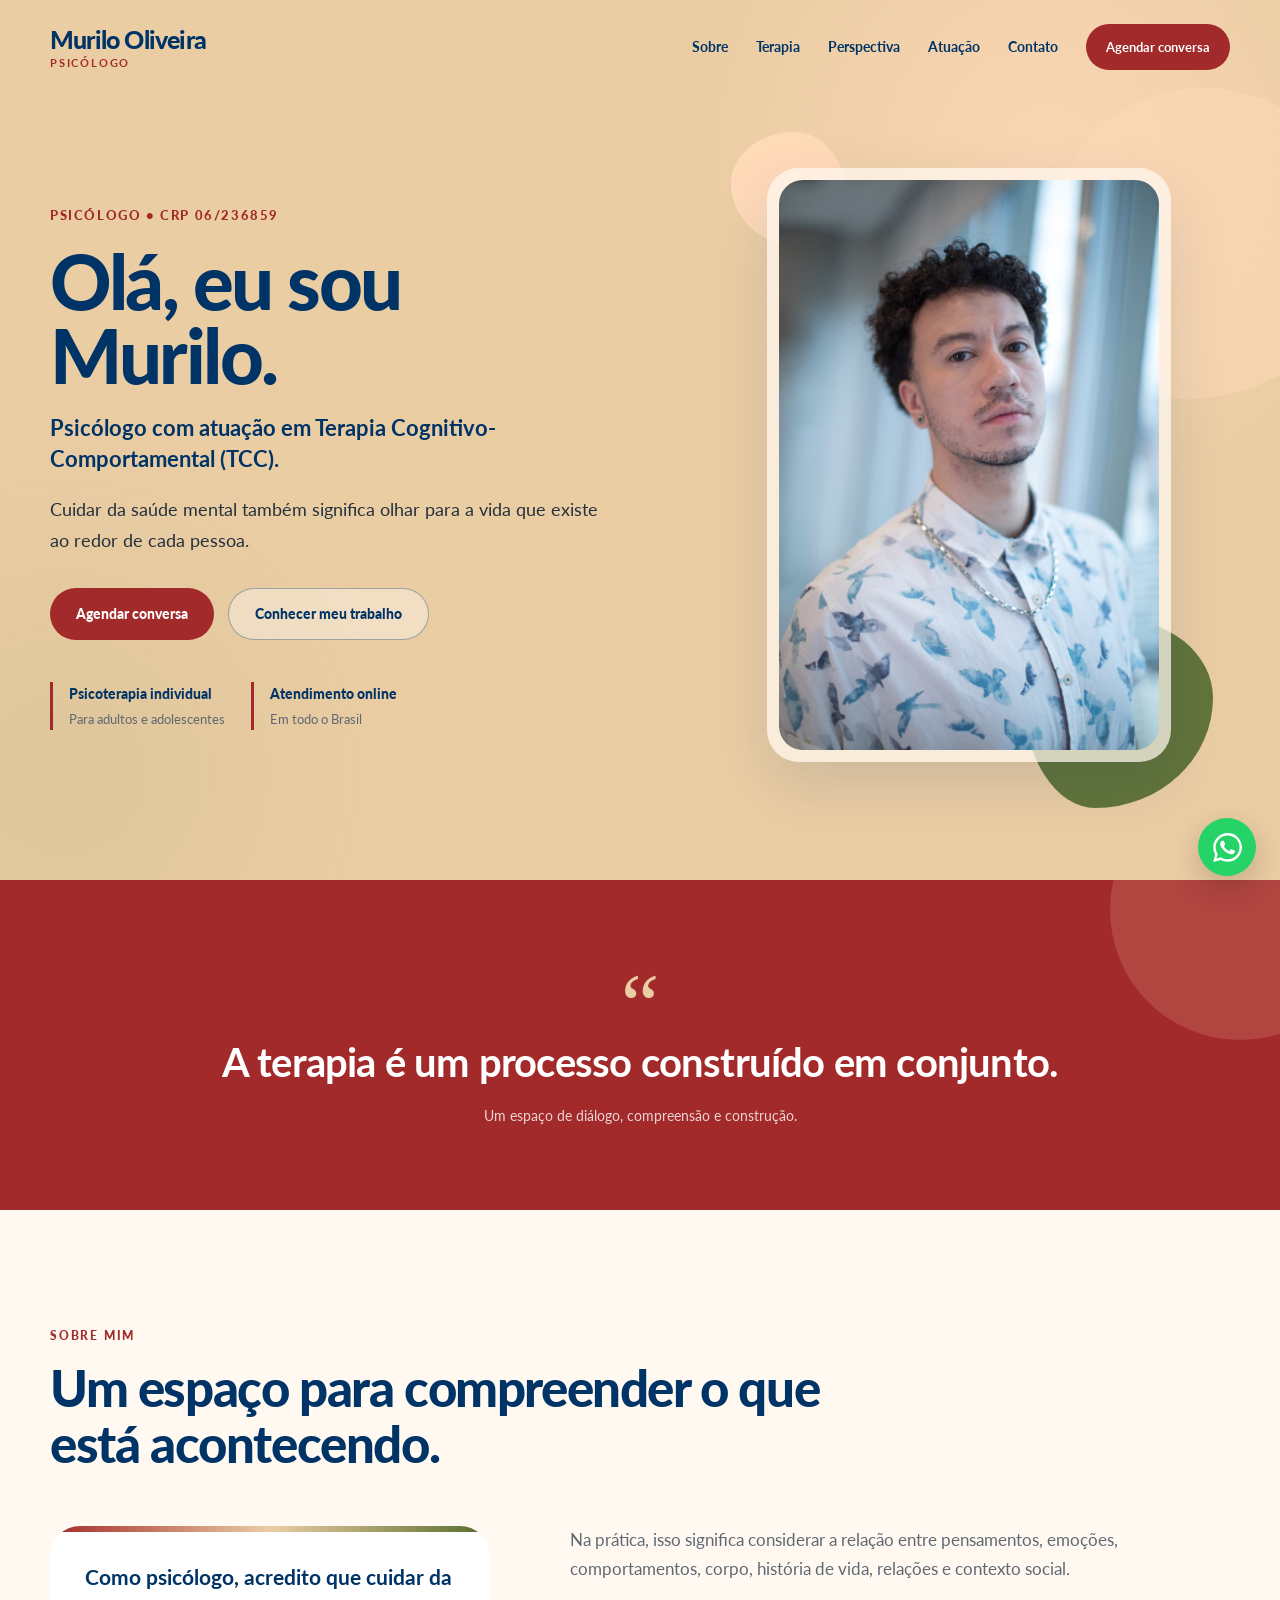
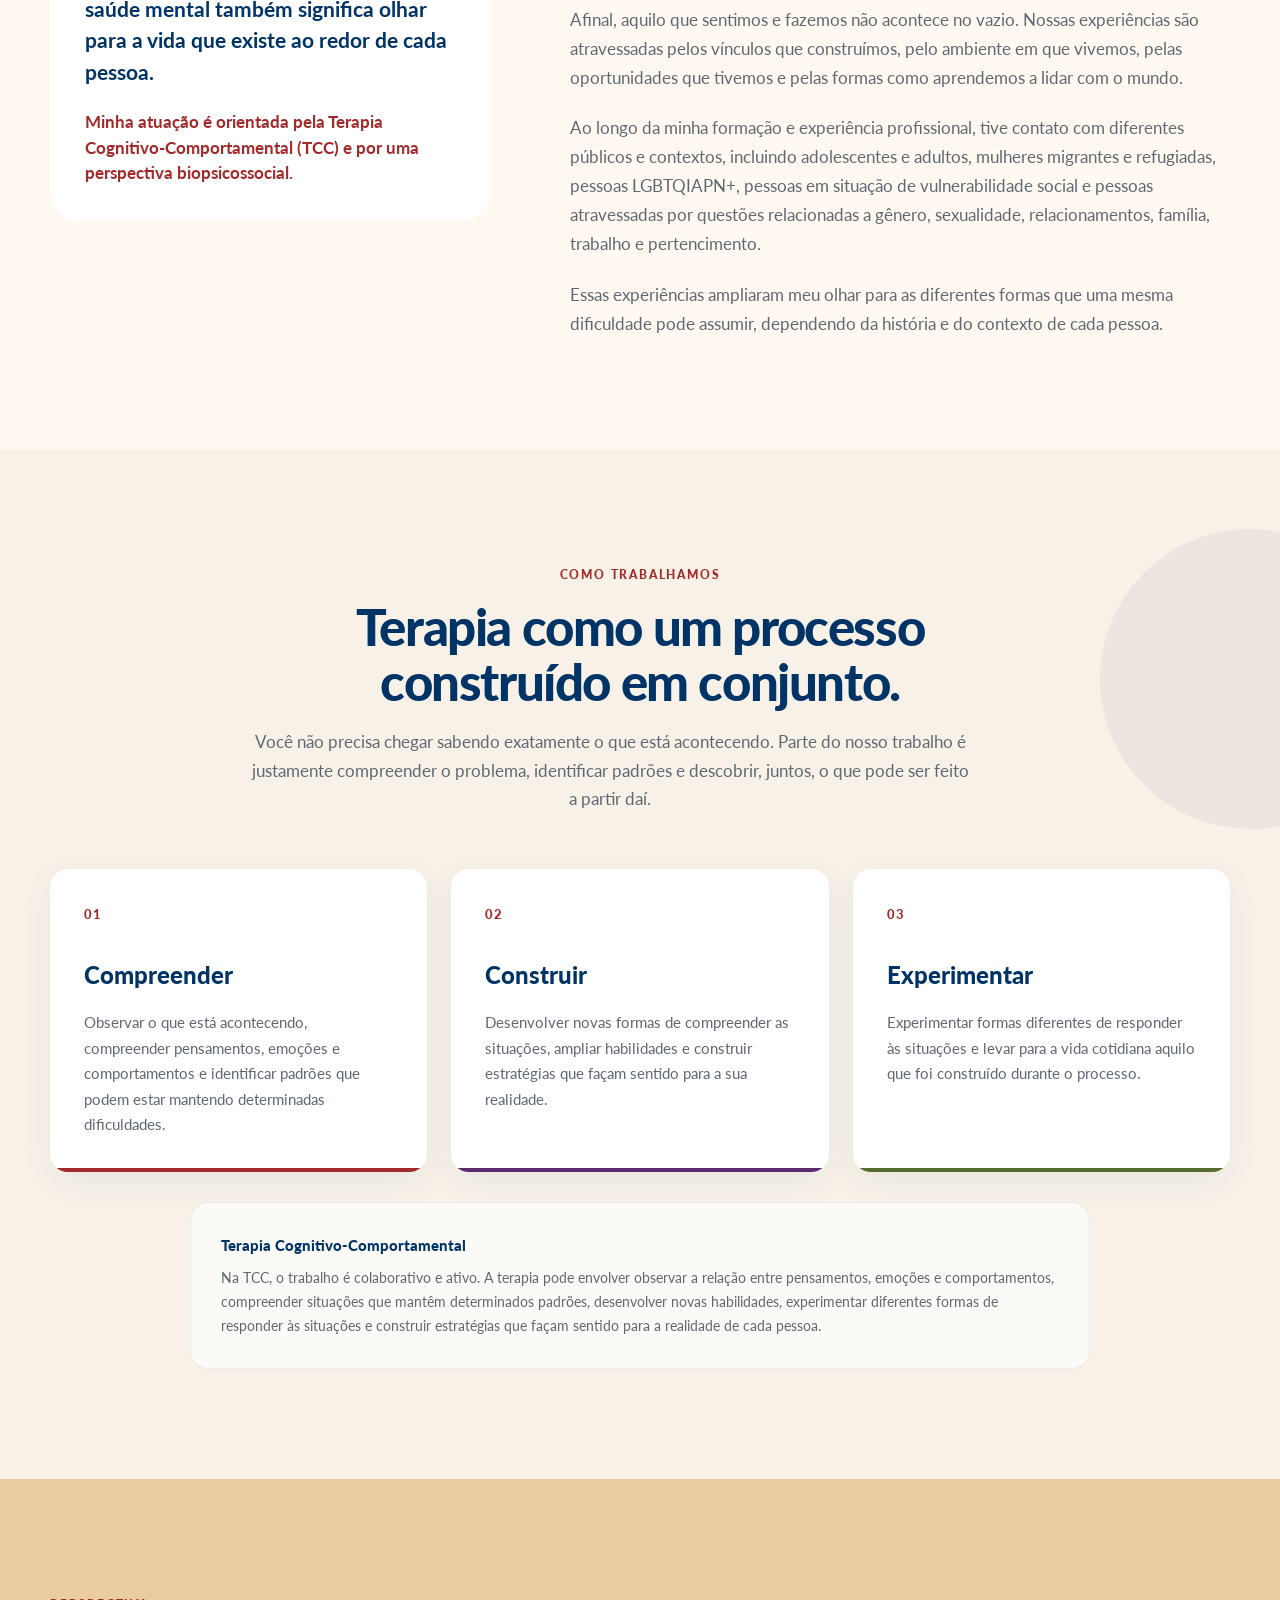
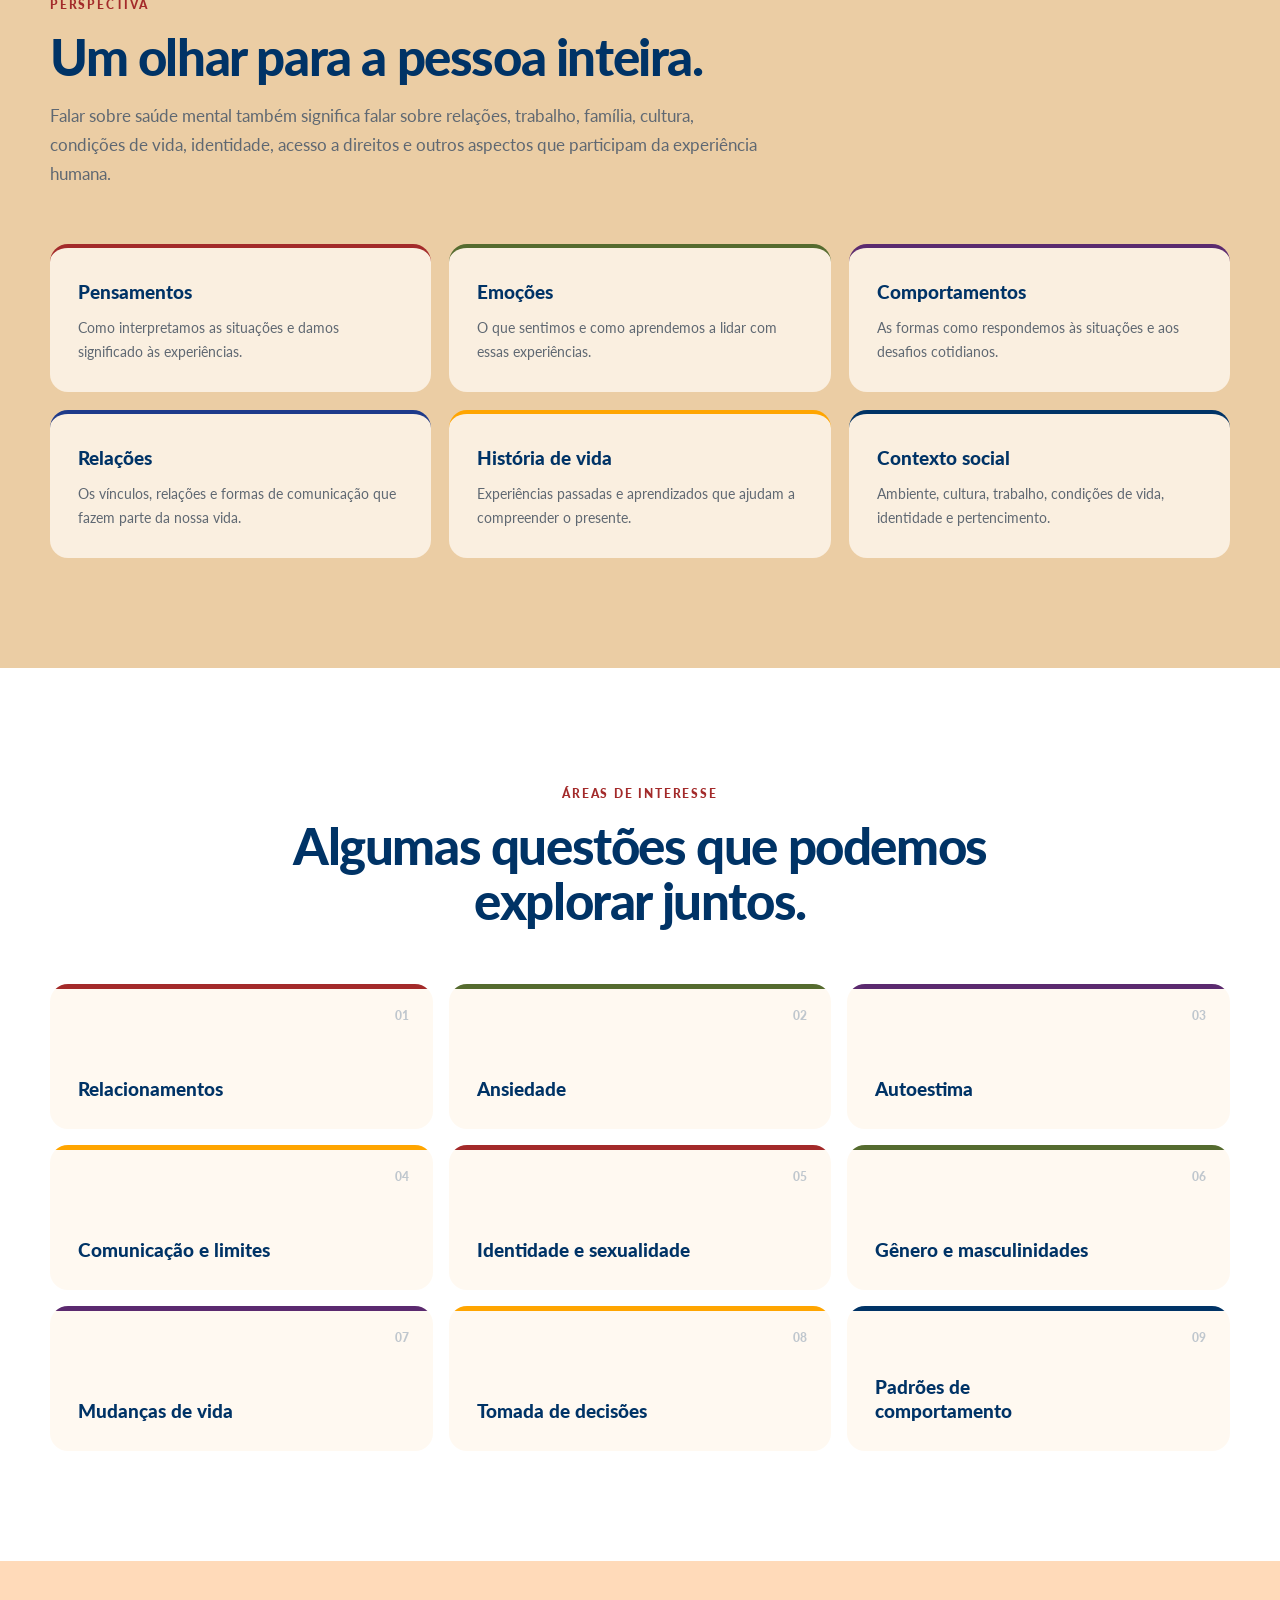
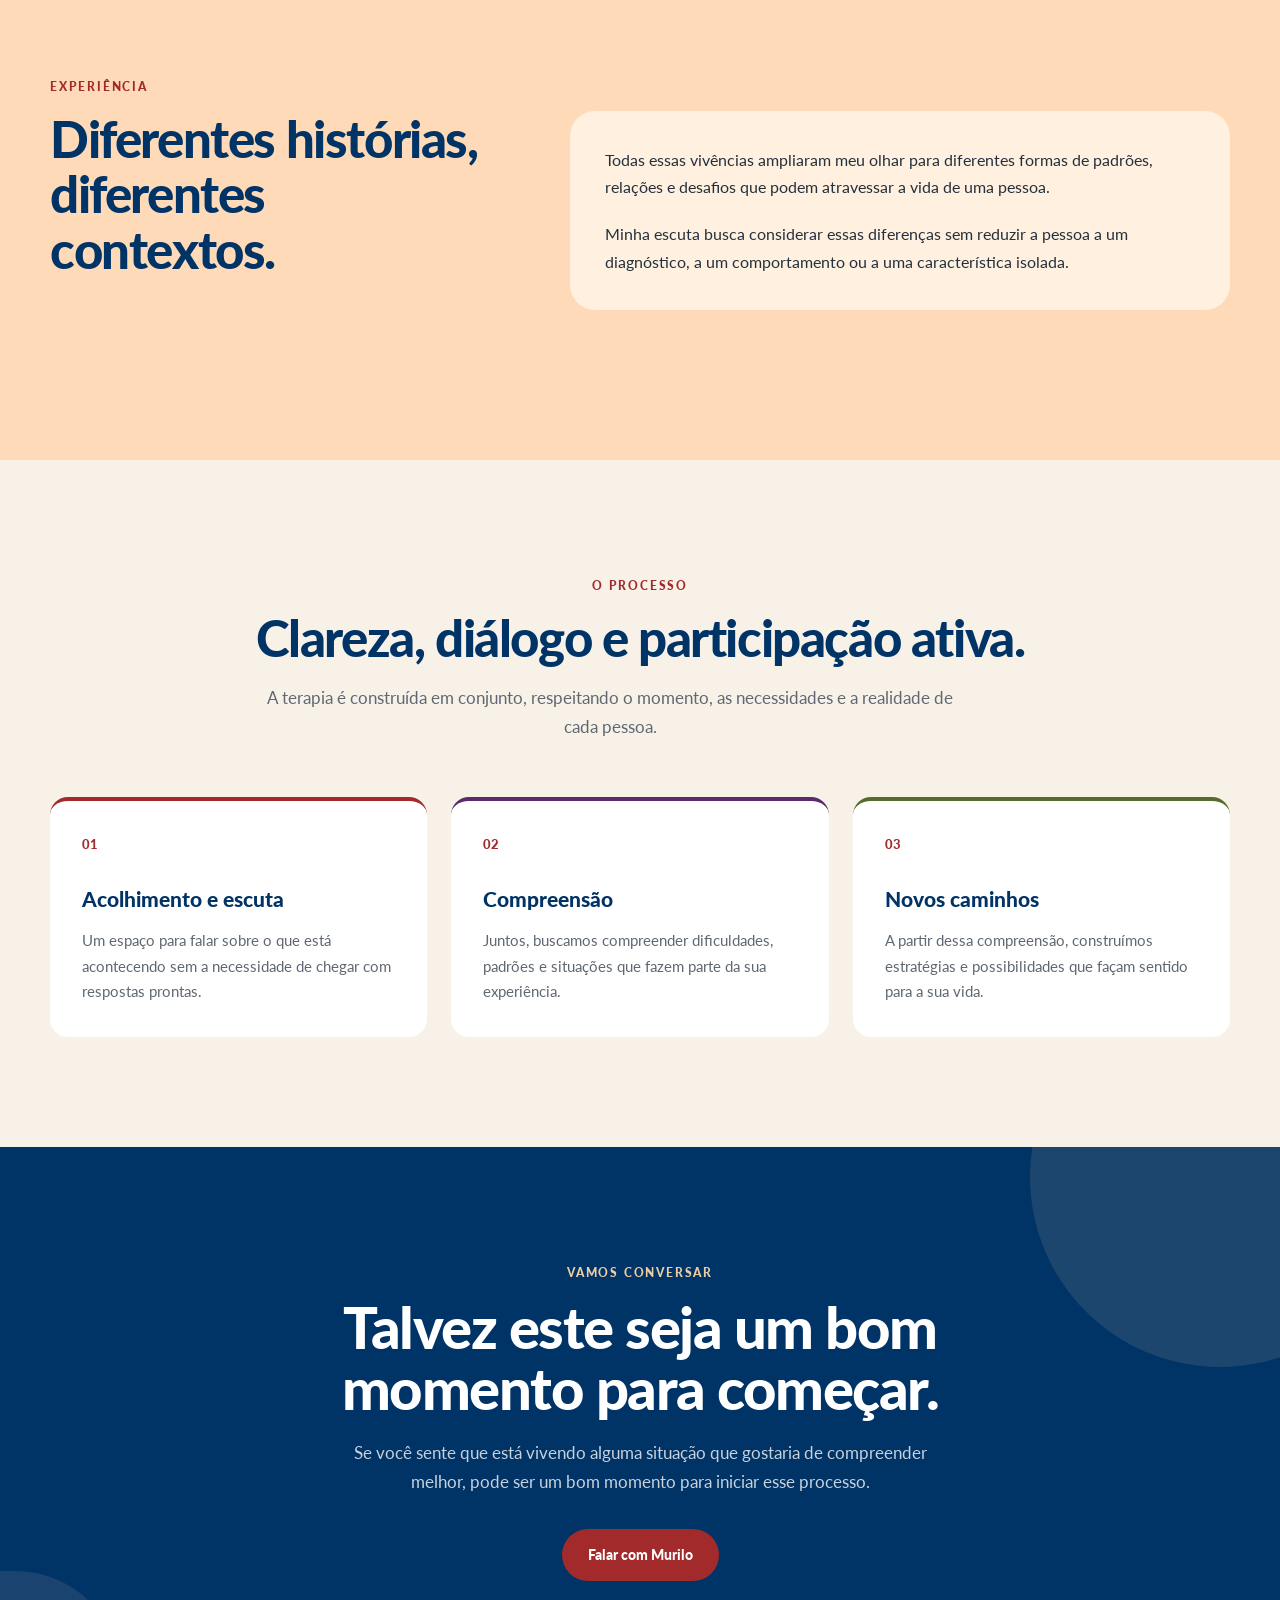
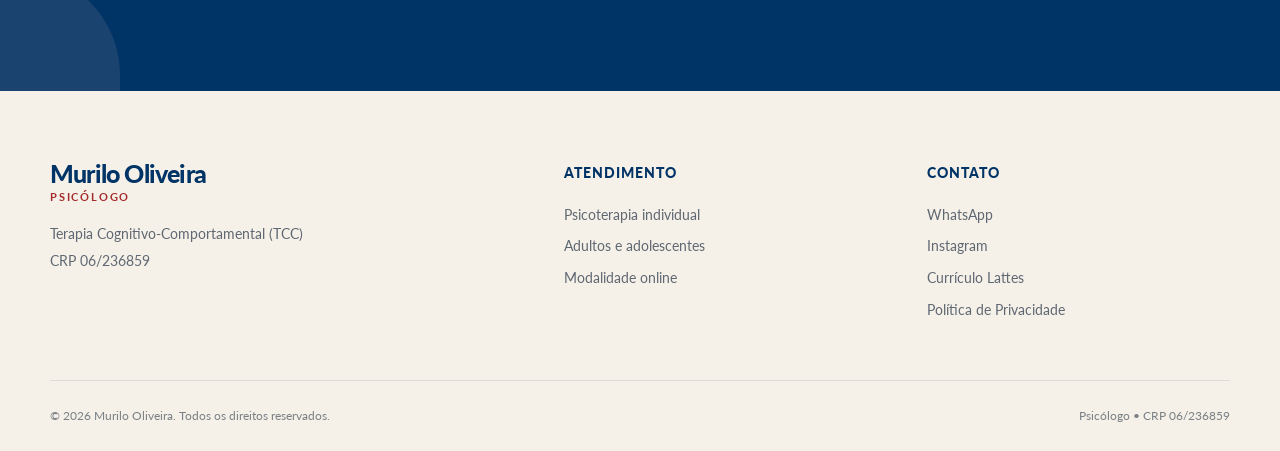
<file: index.html>
<!DOCTYPE html>
<html lang="pt-BR">
<head>

    <!-- Google tag (gtag.js) -->
    <script async src="https://www.googletagmanager.com/gtag/js?id=AW-18479474032"></script>

    <script>
        window.dataLayer = window.dataLayer || [];

        function gtag() {
            dataLayer.push(arguments);
        }

        gtag("js", new Date());

        gtag("config", "AW-18479474032");
    </script>


    <!-- SEO -->
    <meta charset="UTF-8">

    <meta
        name="viewport"
        content="width=device-width, initial-scale=1.0"
    >

    <title>
        Murilo Oliveira | Psicólogo TCC | Psicoterapia Online
    </title>

    <meta
        name="description"
        content="Murilo Oliveira, psicólogo com atuação em Terapia Cognitivo-Comportamental (TCC). Psicoterapia online para adultos e adolescentes."
    >

    <meta
        name="robots"
        content="index, follow"
    >

    <link
        rel="canonical"
        href="https://www.psicologomurilo.com.br/"
    >

    <meta
        name="theme-color"
        content="#003366"
    >


    <!-- Open Graph -->
    <meta
        property="og:type"
        content="website"
    >

    <meta
        property="og:title"
        content="Murilo Oliveira | Psicólogo TCC"
    >

    <meta
        property="og:description"
        content="Psicoterapia online para adultos e adolescentes, com atuação em Terapia Cognitivo-Comportamental."
    >

    <meta
        property="og:url"
        content="https://www.psicologomurilo.com.br/"
    >

    <meta
        property="og:site_name"
        content="Murilo Oliveira | Psicólogo"
    >

    <meta
        property="og:locale"
        content="pt_BR"
    >

    <meta
        property="og:image"
        content="https://www.psicologomurilo.com.br/murilo-psicologo.jpeg"
    >


    <!-- Twitter / X -->
    <meta
        name="twitter:card"
        content="summary_large_image"
    >

    <meta
        name="twitter:title"
        content="Murilo Oliveira | Psicólogo TCC"
    >

    <meta
        name="twitter:description"
        content="Psicoterapia online para adultos e adolescentes, com atuação em Terapia Cognitivo-Comportamental."
    >

    <meta
        name="twitter:image"
        content="https://www.psicologomurilo.com.br/murilo-psicologo.jpeg"
    >


    <!-- Dados estruturados -->
    <script type="application/ld+json">
    {
        "@context": "https://schema.org",
        "@type": "Person",
        "name": "Murilo Oliveira",
        "jobTitle": "Psicólogo",
        "description": "Psicólogo com atuação em Terapia Cognitivo-Comportamental (TCC), com atendimento de adultos e adolescentes.",
        "image": "https://www.psicologomurilo.com.br/murilo-psicologo.jpeg",
        "url": "https://www.psicologomurilo.com.br/",
        "sameAs": [
            "https://lattes.cnpq.br/4631771661580720",
            "https://www.instagram.com/psicomurillo.c.oliveira/"
        ]
    }
    </script>


    <!-- Fontes -->
    <link rel="preconnect" href="https://fonts.googleapis.com">

    <link
        rel="preconnect"
        href="https://fonts.gstatic.com"
        crossorigin
    >

    <link
        href="https://fonts.googleapis.com/css2?family=Lato:wght@300;400;700;900&display=swap"
        rel="stylesheet"
    >


    <!-- CSS -->
    <link rel="stylesheet" href="estilo.css">

</head>

<body>

<header class="header">
    <div class="container header-content">

        <a href="#inicio" class="logo" aria-label="Murilo Oliveira - início">
            <span>Murilo Oliveira</span>
            <small>Psicólogo</small>
        </a>

        <nav class="nav" aria-label="Navegação principal">

            <a href="#sobre">Sobre</a>

            <a href="#terapia">Terapia</a>

            <a href="#perspectiva">Perspectiva</a>

            <a href="#atuacao">Atuação</a>

            <a href="#contato">Contato</a>

            <a
                href="https://wa.me/5511911927565?text=Ol%C3%A1%2C%20Murilo.%20Gostaria%20de%20saber%20mais%20sobre%20a%20psicoterapia."
                class="nav-cta"
                target="_blank"
                rel="noopener noreferrer"
            >
                Agendar conversa
            </a>

        </nav>

    </div>
</header>


<main>


<!-- HERO -->
<section class="hero" id="inicio">

    <div class="container hero-grid">

        <div class="hero-content">

            <span class="eyebrow">
                Psicólogo • CRP 06/236859
            </span>

            <h1>
                Olá, eu sou Murilo.
            </h1>

            <p class="hero-subtitle">
                Psicólogo com atuação em Terapia Cognitivo-Comportamental (TCC).
            </p>

            <p class="hero-text">
                Cuidar da saúde mental também significa olhar para a vida que existe ao redor de cada pessoa.
            </p>

            <div class="hero-actions">

                <a
                    href="https://wa.me/5511911927565?text=Ol%C3%A1%2C%20Murilo.%20Gostaria%20de%20saber%20mais%20sobre%20a%20psicoterapia."
                    class="btn btn-primary"
                    target="_blank"
                    rel="noopener noreferrer"
                >
                    Agendar conversa
                </a>

                <a
                    href="#sobre"
                    class="btn btn-secondary"
                >
                    Conhecer meu trabalho
                </a>

            </div>

            <div class="hero-info">

                <div>
                    <strong>Psicoterapia individual</strong>
                    <span>Para adultos e adolescentes</span>
                </div>

                <div>
                    <strong>Atendimento online</strong>
                    <span>Em todo o Brasil</span>
                </div>

            </div>

        </div>


        <div class="hero-image">

            <div class="image-wrapper">

                <div class="organic-shape organic-shape-back"></div>

                <div class="organic-shape organic-shape-front"></div>

                <div class="image-frame">

                    <img
                        src="murilo-psicologo.jpeg"
                        alt="Murilo Oliveira, psicólogo com atuação em Terapia Cognitivo-Comportamental"
                    >

                </div>

            </div>

        </div>

    </div>

</section>


<!-- FRASE -->
<section class="quote-section">

    <div class="container">

        <div class="quote-inner">

            <div
                class="quote-mark"
                aria-hidden="true"
            >
                “
            </div>

            <blockquote>
                A terapia é um processo construído em conjunto.
            </blockquote>

            <cite>
                Um espaço de diálogo, compreensão e construção.
            </cite>

        </div>

    </div>

</section>


<!-- SOBRE -->
<section
    class="section about-section"
    id="sobre"
>

    <div class="container">

        <div class="section-heading">

            <span class="section-label">
                Sobre mim
            </span>

            <h2>
                Um espaço para compreender o que está acontecendo.
            </h2>

        </div>


        <div class="about-content">

            <div class="about-intro">

                <p>
                    Como psicólogo, acredito que cuidar da saúde mental também significa olhar para a vida que existe ao redor de cada pessoa.
                </p>

                <p>
                    Minha atuação é orientada pela Terapia Cognitivo-Comportamental (TCC) e por uma perspectiva biopsicossocial.
                </p>

            </div>


            <div class="about-text">

                <p>
                    Na prática, isso significa considerar a relação entre pensamentos, emoções, comportamentos, corpo, história de vida, relações e contexto social.
                </p>

                <p>
                    Afinal, aquilo que sentimos e fazemos não acontece no vazio. Nossas experiências são atravessadas pelos vínculos que construímos, pelo ambiente em que vivemos, pelas oportunidades que tivemos e pelas formas como aprendemos a lidar com o mundo.
                </p>

                <p>
                    Ao longo da minha formação e experiência profissional, tive contato com diferentes públicos e contextos, incluindo adolescentes e adultos, mulheres migrantes e refugiadas, pessoas LGBTQIAPN+, pessoas em situação de vulnerabilidade social e pessoas atravessadas por questões relacionadas a gênero, sexualidade, relacionamentos, família, trabalho e pertencimento.
                </p>

                <p>
                    Essas experiências ampliaram meu olhar para as diferentes formas que uma mesma dificuldade pode assumir, dependendo da história e do contexto de cada pessoa.
                </p>

            </div>

        </div>

    </div>

</section>


<!-- TERAPIA -->
<section
    class="section therapy-section"
    id="terapia"
>

    <div class="container">

        <div class="section-heading centered">

            <span class="section-label">
                Como trabalhamos
            </span>

            <h2>
                Terapia como um processo construído em conjunto.
            </h2>

            <p>
                Você não precisa chegar sabendo exatamente o que está acontecendo. Parte do nosso trabalho é justamente compreender o problema, identificar padrões e descobrir, juntos, o que pode ser feito a partir daí.
            </p>

        </div>


        <div class="cards-grid">

            <article class="card">

                <span class="card-number">
                    01
                </span>

                <h3>
                    Compreender
                </h3>

                <p>
                    Observar o que está acontecendo, compreender pensamentos, emoções e comportamentos e identificar padrões que podem estar mantendo determinadas dificuldades.
                </p>

            </article>


            <article class="card">

                <span class="card-number">
                    02
                </span>

                <h3>
                    Construir
                </h3>

                <p>
                    Desenvolver novas formas de compreender as situações, ampliar habilidades e construir estratégias que façam sentido para a sua realidade.
                </p>

            </article>


            <article class="card">

                <span class="card-number">
                    03
                </span>

                <h3>
                    Experimentar
                </h3>

                <p>
                    Experimentar formas diferentes de responder às situações e levar para a vida cotidiana aquilo que foi construído durante o processo.
                </p>

            </article>

        </div>


        <div class="therapy-note">

            <strong>
                Terapia Cognitivo-Comportamental
            </strong>

            <p>
                Na TCC, o trabalho é colaborativo e ativo. A terapia pode envolver observar a relação entre pensamentos, emoções e comportamentos, compreender situações que mantêm determinados padrões, desenvolver novas habilidades, experimentar diferentes formas de responder às situações e construir estratégias que façam sentido para a realidade de cada pessoa.
            </p>

        </div>

    </div>

</section>


<!-- PERSPECTIVA -->
<section
    class="section perspective-section"
    id="perspectiva"
>

    <div class="container">

        <div class="section-heading">

            <span class="section-label">
                Perspectiva
            </span>

            <h2>
                Um olhar para a pessoa inteira.
            </h2>

            <p>
                Falar sobre saúde mental também significa falar sobre relações, trabalho, família, cultura, condições de vida, identidade, acesso a direitos e outros aspectos que participam da experiência humana.
            </p>

        </div>


        <div class="perspective-grid">

            <div class="perspective-item">

                <h3>
                    Pensamentos
                </h3>

                <p>
                    Como interpretamos as situações e damos significado às experiências.
                </p>

            </div>


            <div class="perspective-item">

                <h3>
                    Emoções
                </h3>

                <p>
                    O que sentimos e como aprendemos a lidar com essas experiências.
                </p>

            </div>


            <div class="perspective-item">

                <h3>
                    Comportamentos
                </h3>

                <p>
                    As formas como respondemos às situações e aos desafios cotidianos.
                </p>

            </div>


            <div class="perspective-item">

                <h3>
                    Relações
                </h3>

                <p>
                    Os vínculos, relações e formas de comunicação que fazem parte da nossa vida.
                </p>

            </div>


            <div class="perspective-item">

                <h3>
                    História de vida
                </h3>

                <p>
                    Experiências passadas e aprendizados que ajudam a compreender o presente.
                </p>

            </div>


            <div class="perspective-item">

                <h3>
                    Contexto social
                </h3>

                <p>
                    Ambiente, cultura, trabalho, condições de vida, identidade e pertencimento.
                </p>

            </div>

        </div>

    </div>

</section>


<!-- ATUAÇÃO -->
<section
    class="section areas-section"
    id="atuacao"
>

    <div class="container">

        <div class="section-heading centered">

            <span class="section-label">
                Áreas de interesse
            </span>

            <h2>
                Algumas questões que podemos explorar juntos.
            </h2>

        </div>


        <div class="areas-grid">

            <div class="area-item">
                <span>01</span>
                <h3>Relacionamentos</h3>
            </div>

            <div class="area-item">
                <span>02</span>
                <h3>Ansiedade</h3>
            </div>

            <div class="area-item">
                <span>03</span>
                <h3>Autoestima</h3>
            </div>

            <div class="area-item">
                <span>04</span>
                <h3>Comunicação e limites</h3>
            </div>

            <div class="area-item">
                <span>05</span>
                <h3>Identidade e sexualidade</h3>
            </div>

            <div class="area-item">
                <span>06</span>
                <h3>Gênero e masculinidades</h3>
            </div>

            <div class="area-item">
                <span>07</span>
                <h3>Mudanças de vida</h3>
            </div>

            <div class="area-item">
                <span>08</span>
                <h3>Tomada de decisões</h3>
            </div>

            <div class="area-item">
                <span>09</span>
                <h3>Padrões de comportamento</h3>
            </div>

        </div>

    </div>

</section>


<!-- EXPERIÊNCIA -->
<section class="section experience-section">

    <div class="container experience-grid">

        <div class="section-heading">

            <span class="section-label">
                Experiência
            </span>

            <h2>
                Diferentes histórias, diferentes contextos.
            </h2>

        </div>


        <div class="experience-content">

            <p>
                Todas essas vivências ampliaram meu olhar para diferentes formas de padrões,
                relações e desafios que podem atravessar a vida de uma pessoa.
            </p>

            <p>
                Minha escuta busca considerar essas diferenças sem reduzir a pessoa a um diagnóstico, a um comportamento ou a uma característica isolada.
            </p>

        </div>

    </div>

</section>


<!-- PROCESSO -->
<section class="section process-section">

    <div class="container">

        <div class="section-heading centered">

            <span class="section-label">
                O processo
            </span>

            <h2>
                Clareza, diálogo e participação ativa.
            </h2>

            <p>
                A terapia é construída em conjunto, respeitando o momento, as necessidades e a realidade de cada pessoa.
            </p>

        </div>


        <div class="process-grid">

            <div class="process-item">

                <span class="process-number">
                    01
                </span>

                <h3>
                    Acolhimento e escuta
                </h3>

                <p>
                    Um espaço para falar sobre o que está acontecendo sem a necessidade de chegar com respostas prontas.
                </p>

            </div>


            <div class="process-item">

                <span class="process-number">
                    02
                </span>

                <h3>
                    Compreensão
                </h3>

                <p>
                    Juntos, buscamos compreender dificuldades, padrões e situações que fazem parte da sua experiência.
                </p>

            </div>


            <div class="process-item">

                <span class="process-number">
                    03
                </span>

                <h3>
                    Novos caminhos
                </h3>

                <p>
                    A partir dessa compreensão, construímos estratégias e possibilidades que façam sentido para a sua vida.
                </p>

            </div>

        </div>

    </div>

</section>


<!-- CTA -->
<section
    class="cta-section"
    id="contato"
>

    <div class="container">

        <div class="cta-content">

            <span class="section-label">
                Vamos conversar
            </span>

            <h2>
                Talvez este seja um bom momento para começar.
            </h2>

            <p>
                Se você sente que está vivendo alguma situação que gostaria de compreender melhor, pode ser um bom momento para iniciar esse processo.
            </p>

            <a
                href="https://wa.me/5511911927565?text=Ol%C3%A1%2C%20Murilo.%20Gostaria%20de%20saber%20mais%20sobre%20a%20psicoterapia."
                class="btn btn-light"
                target="_blank"
                rel="noopener noreferrer"
            >
                Falar com Murilo
            </a>

        </div>

    </div>

</section>

</main>


<!-- FOOTER -->
<footer class="footer">

    <div class="container footer-content">

        <div class="footer-brand">

            <a
                href="#inicio"
                class="logo footer-logo"
                aria-label="Voltar ao início"
            >
                <span>Murilo Oliveira</span>
                <small>Psicólogo</small>
            </a>

            <p>
                Terapia Cognitivo-Comportamental (TCC)
            </p>

            <p>
                CRP 06/236859
            </p>

        </div>


        <div class="footer-column">

            <h3>
                Atendimento
            </h3>

            <p>
                Psicoterapia individual
            </p>

            <p>
                Adultos e adolescentes
            </p>

            <p>
                Modalidade online
            </p>

        </div>


        <div class="footer-column">

            <h3>
                Contato
            </h3>

            <a
                href="https://wa.me/5511911927565?text=Ol%C3%A1%2C%20Murilo.%20Gostaria%20de%20saber%20mais%20sobre%20a%20psicoterapia."
                target="_blank"
                rel="noopener noreferrer"
            >
                WhatsApp
            </a>

            <a
                href="https://www.instagram.com/psicomurillo.c.oliveira/"
                target="_blank"
                rel="noopener noreferrer"
            >
                Instagram
            </a>

            <a
                href="https://lattes.cnpq.br/4631771661580720"
                target="_blank"
                rel="noopener noreferrer"
            >
                Currículo Lattes
           <a
                href="politica-de-privacidade.html"
            >
                Política de Privacidade
            </a>
        </div>

    </div>


    <div class="container footer-bottom">

        <p>
            © 2026 Murilo Oliveira. Todos os direitos reservados.
        </p>

        <p>
            Psicólogo • CRP 06/236859
        </p>

    </div>

</footer>


<!-- WHATSAPP -->
<a
    href="https://wa.me/5511911927565?text=Ol%C3%A1%2C%20Murilo.%20Gostaria%20de%20saber%20mais%20sobre%20a%20psicoterapia."
    class="whatsapp-float"
    target="_blank"
    rel="noopener noreferrer"
    aria-label="Falar com Murilo pelo WhatsApp"
>

    <svg
        viewBox="0 0 24 24"
        aria-hidden="true"
    >

        <path d="M20.52 3.48A11.86 11.86 0 0 0 12.08 0C5.54.22.22 5.32.22 11.86c0 2.09.55 4.13 1.59 5.93L.12 24l6.35-1.66a11.84 11.84 0 0 0 5.61 1.42h.01c6.53 0 11.85-5.32 11.85-11.86 0-3.17-1.23-6.15-3.42-8.42ZM12.09 21.76h-.01a9.87 9.87 0 0 1-5.03-1.38l-.36-.21-3.77.99 1.01-3.67-.23-.38a9.88 9.88 0 1 1 8.39 4.65Zm5.42-7.4c-.3-.15-1.77-.87-2.05-.97-.27-.1-.47-.15-.67.15-.2.3-.77.97-.95 1.17-.17.2-.35.22-.65.07-.3-.15-1.26-.46-2.4-1.48-.89-.79-1.49-1.77-1.66-2.07-.17-.3-.02-.46.13-.61.14-.14.3-.35.45-.52.15-.17.2-.3.3-.5.1-.2.05-.37-.02-.52-.07-.15-.67-1.62-.92-2.22-.24-.58-.49-.5-.67-.51h-.57c-.2 0-.52.07-.8.37-.27.3-1.04 1.02-1.04 2.49s1.07 2.89 1.22 3.09c.15.2 2.1 3.2 5.09 4.49.71.31 1.26.5 1.69.64.71.23 1.35.2 1.86.12.57-.09 1.77-.72 2.02-1.42.25-.7.25-1.3.17-1.42-.07-.12-.27-.2-.57-.35Z"/>

    </svg>

</a>


<script src="script.js"></script>

</body>
</html>
</file>
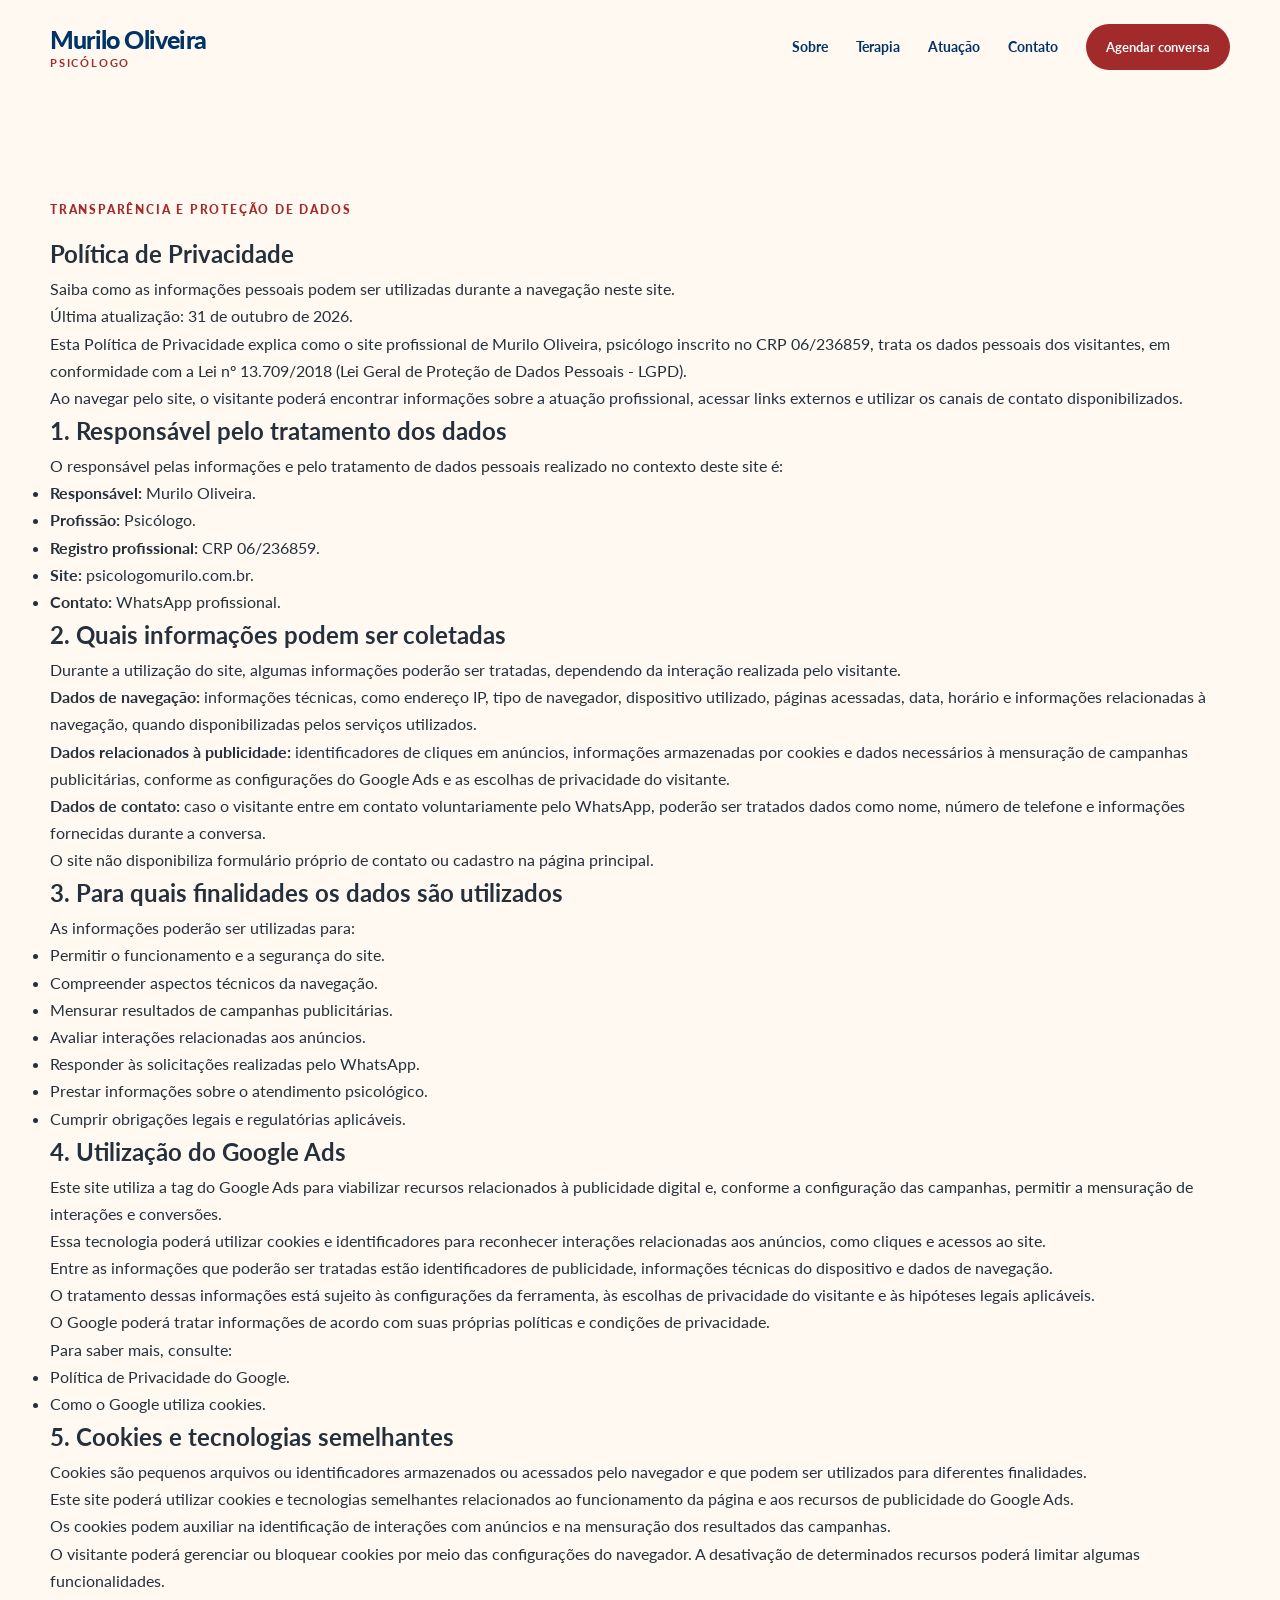
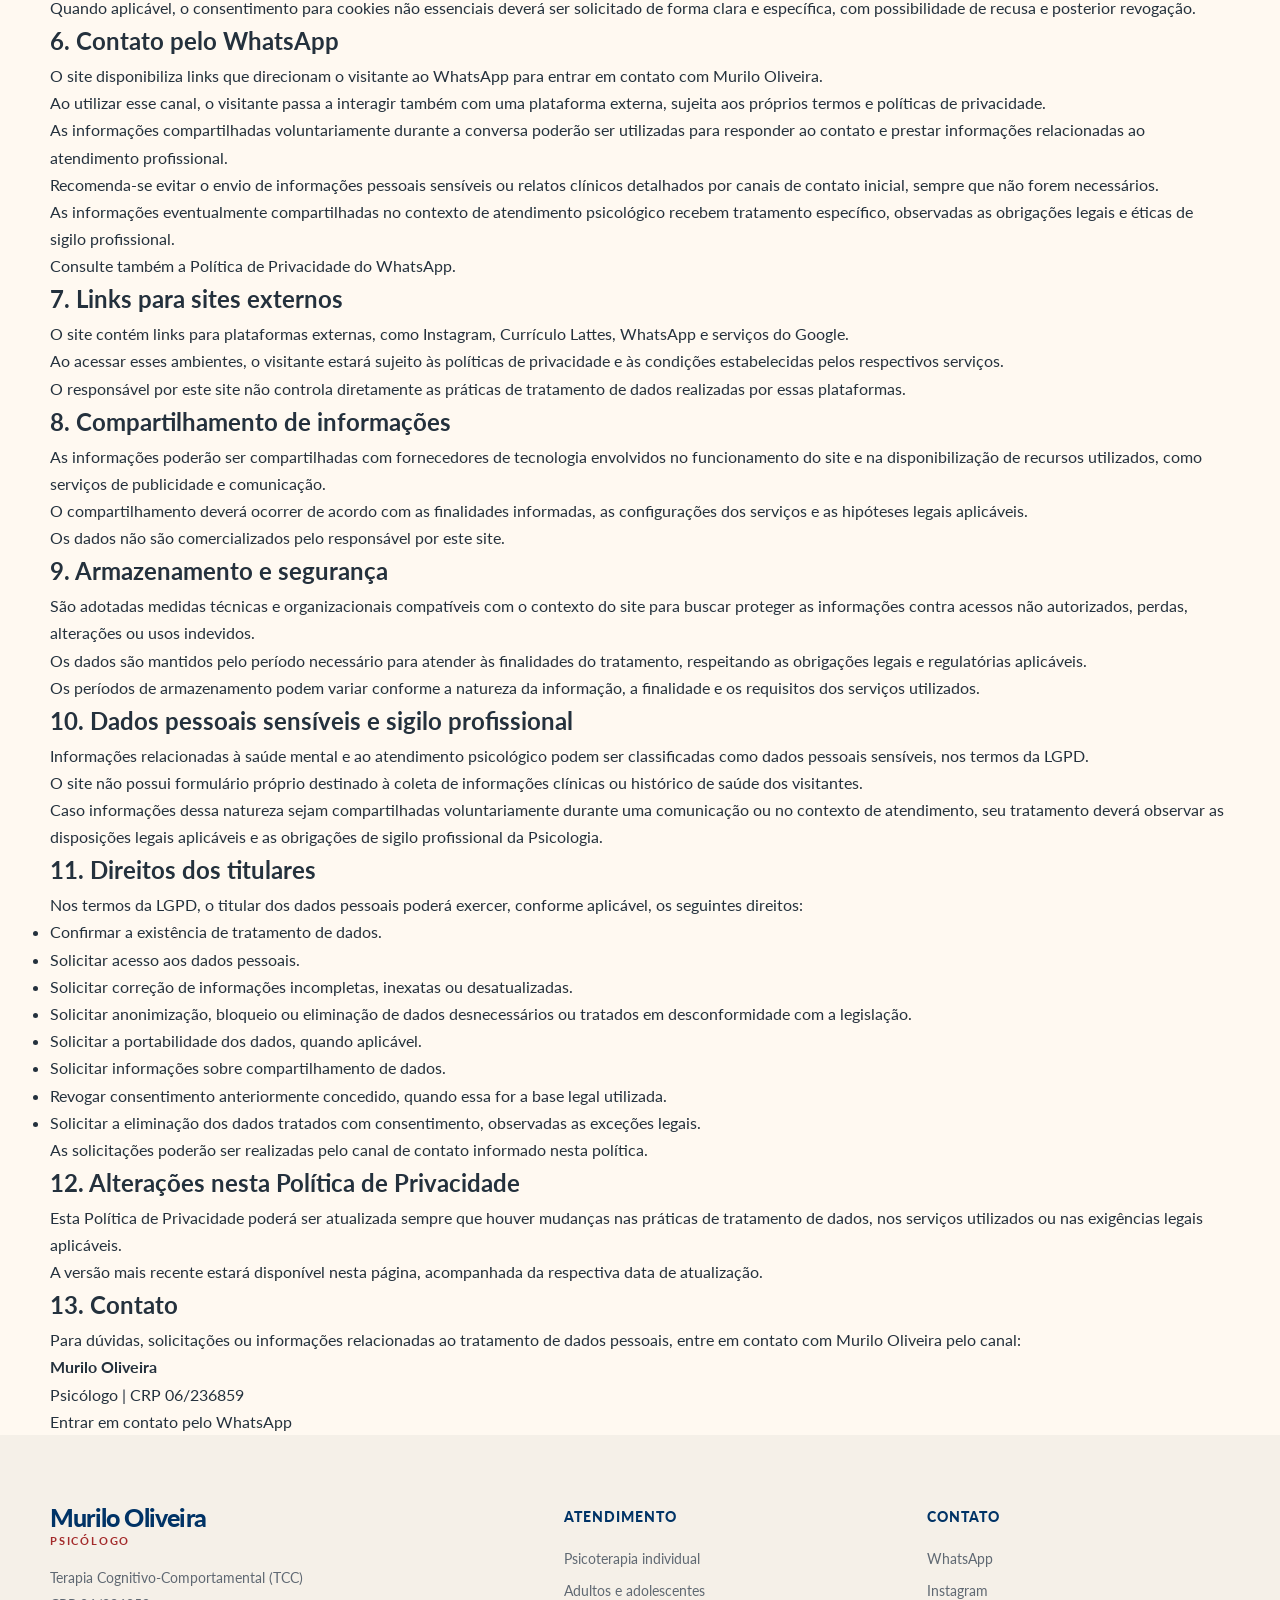
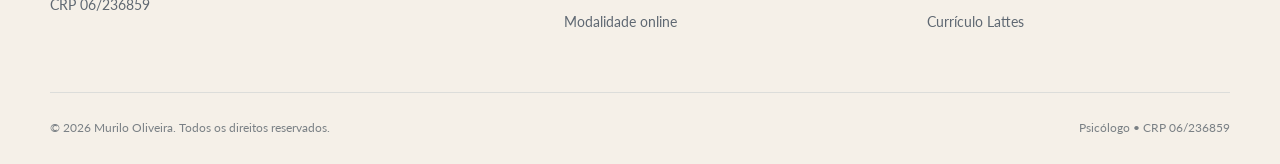
<file: politica-de-privacidade.html>
<!DOCTYPE html>
<html lang="pt-BR">
<head>

    <meta charset="UTF-8">
    <meta name="viewport" content="width=device-width, initial-scale=1.0">

    <title>Política de Privacidade | Murilo Oliveira Psicólogo</title>

    <meta
        name="description"
        content="Conheça a Política de Privacidade do site de Murilo Oliveira, psicólogo CRP 06/236859, e saiba como os dados pessoais e cookies são tratados."
    >

    <meta name="robots" content="index, follow">

    <link
        rel="canonical"
        href="https://www.psicologomurilo.com.br/politica-de-privacidade.html"
    >

    <meta name="theme-color" content="#003366">

    <link rel="preconnect" href="https://fonts.googleapis.com">
    <link rel="preconnect" href="https://fonts.gstatic.com" crossorigin>

    <link
        href="https://fonts.googleapis.com/css2?family=Lato:wght@300;400;700;900&display=swap"
        rel="stylesheet"
    >

    <link rel="stylesheet" href="estilo.css">

</head>

<body class="privacy-page">

<header class="header">
    <div class="container header-content">

        <a href="index.html#inicio" class="logo">
            <span>Murilo Oliveira</span>
            <small>Psicólogo</small>
        </a>

        <nav class="nav" aria-label="Navegação principal">

            <a href="index.html#sobre">Sobre</a>
            <a href="index.html#terapia">Terapia</a>
            <a href="index.html#atuacao">Atuação</a>
            <a href="index.html#contato">Contato</a>

            <a
                href="https://wa.me/5511911927565"
                class="nav-cta"
                target="_blank"
                rel="noopener noreferrer"
            >
                Agendar conversa
            </a>

        </nav>

    </div>
</header>

<main>

    <section class="privacy-hero">

        <div class="container">

            <span class="section-label">
                Transparência e proteção de dados
            </span>

            <h1>Política de Privacidade</h1>

            <p>
                Saiba como as informações pessoais podem ser utilizadas
                durante a navegação neste site.
            </p>

        </div>

    </section>


    <section class="privacy-section">

        <div class="container">

            <article class="privacy-content">

                <p class="privacy-updated">
                    Última atualização: 31 de outubro de 2026.
                </p>

                <p>
                    Esta Política de Privacidade explica como o site
                    profissional de Murilo Oliveira, psicólogo inscrito
                    no CRP 06/236859, trata os dados pessoais dos
                    visitantes, em conformidade com a Lei nº 13.709/2018
                    (Lei Geral de Proteção de Dados Pessoais - LGPD).
                </p>

                <p>
                    Ao navegar pelo site, o visitante poderá encontrar
                    informações sobre a atuação profissional, acessar
                    links externos e utilizar os canais de contato
                    disponibilizados.
                </p>


                <h2>1. Responsável pelo tratamento dos dados</h2>

                <p>
                    O responsável pelas informações e pelo tratamento
                    de dados pessoais realizado no contexto deste site é:
                </p>

                <ul>
                    <li><strong>Responsável:</strong> Murilo Oliveira.</li>
                    <li><strong>Profissão:</strong> Psicólogo.</li>
                    <li><strong>Registro profissional:</strong> CRP 06/236859.</li>
                    <li><strong>Site:</strong> psicologomurilo.com.br.</li>
                    <li>
                        <strong>Contato:</strong>
                        <a
                            href="https://wa.me/5511911927565"
                            target="_blank"
                            rel="noopener noreferrer"
                        >
                            WhatsApp profissional.
                        </a>
                    </li>
                </ul>


                <h2>2. Quais informações podem ser coletadas</h2>

                <p>
                    Durante a utilização do site, algumas informações
                    poderão ser tratadas, dependendo da interação
                    realizada pelo visitante.
                </p>

                <p>
                    <strong>Dados de navegação:</strong> informações
                    técnicas, como endereço IP, tipo de navegador,
                    dispositivo utilizado, páginas acessadas, data,
                    horário e informações relacionadas à navegação,
                    quando disponibilizadas pelos serviços utilizados.
                </p>

                <p>
                    <strong>Dados relacionados à publicidade:</strong>
                    identificadores de cliques em anúncios, informações
                    armazenadas por cookies e dados necessários à
                    mensuração de campanhas publicitárias, conforme
                    as configurações do Google Ads e as escolhas
                    de privacidade do visitante.
                </p>

                <p>
                    <strong>Dados de contato:</strong> caso o visitante
                    entre em contato voluntariamente pelo WhatsApp,
                    poderão ser tratados dados como nome, número de
                    telefone e informações fornecidas durante a conversa.
                </p>

                <p>
                    O site não disponibiliza formulário próprio de
                    contato ou cadastro na página principal.
                </p>


                <h2>3. Para quais finalidades os dados são utilizados</h2>

                <p>As informações poderão ser utilizadas para:</p>

                <ul>
                    <li>Permitir o funcionamento e a segurança do site.</li>
                    <li>Compreender aspectos técnicos da navegação.</li>
                    <li>Mensurar resultados de campanhas publicitárias.</li>
                    <li>Avaliar interações relacionadas aos anúncios.</li>
                    <li>Responder às solicitações realizadas pelo WhatsApp.</li>
                    <li>Prestar informações sobre o atendimento psicológico.</li>
                    <li>Cumprir obrigações legais e regulatórias aplicáveis.</li>
                </ul>


                <h2>4. Utilização do Google Ads</h2>

                <p>
                    Este site utiliza a tag do Google Ads para viabilizar
                    recursos relacionados à publicidade digital e,
                    conforme a configuração das campanhas, permitir
                    a mensuração de interações e conversões.
                </p>

                <p>
                    Essa tecnologia poderá utilizar cookies e
                    identificadores para reconhecer interações
                    relacionadas aos anúncios, como cliques e
                    acessos ao site.
                </p>

                <p>
                    Entre as informações que poderão ser tratadas
                    estão identificadores de publicidade, informações
                    técnicas do dispositivo e dados de navegação.
                </p>

                <p>
                    O tratamento dessas informações está sujeito
                    às configurações da ferramenta, às escolhas
                    de privacidade do visitante e às hipóteses
                    legais aplicáveis.
                </p>

                <p>
                    O Google poderá tratar informações de acordo
                    com suas próprias políticas e condições de
                    privacidade.
                </p>

                <p>
                    Para saber mais, consulte:
                </p>

                <ul>
                    <li>
                        <a
                            href="https://policies.google.com/privacy?hl=pt-BR"
                            target="_blank"
                            rel="noopener noreferrer"
                        >
                            Política de Privacidade do Google.
                        </a>
                    </li>

                    <li>
                        <a
                            href="https://policies.google.com/technologies/cookies?hl=pt-BR"
                            target="_blank"
                            rel="noopener noreferrer"
                        >
                            Como o Google utiliza cookies.
                        </a>
                    </li>
                </ul>


                <h2>5. Cookies e tecnologias semelhantes</h2>

                <p>
                    Cookies são pequenos arquivos ou identificadores
                    armazenados ou acessados pelo navegador e que
                    podem ser utilizados para diferentes finalidades.
                </p>

                <p>
                    Este site poderá utilizar cookies e tecnologias
                    semelhantes relacionados ao funcionamento da
                    página e aos recursos de publicidade do Google Ads.
                </p>

                <p>
                    Os cookies podem auxiliar na identificação de
                    interações com anúncios e na mensuração dos
                    resultados das campanhas.
                </p>

                <p>
                    O visitante poderá gerenciar ou bloquear cookies
                    por meio das configurações do navegador. A
                    desativação de determinados recursos poderá
                    limitar algumas funcionalidades.
                </p>

                <p>
                    Quando aplicável, o consentimento para cookies
                    não essenciais deverá ser solicitado de forma
                    clara e específica, com possibilidade de recusa
                    e posterior revogação.
                </p>


                <h2>6. Contato pelo WhatsApp</h2>

                <p>
                    O site disponibiliza links que direcionam o visitante
                    ao WhatsApp para entrar em contato com Murilo Oliveira.
                </p>

                <p>
                    Ao utilizar esse canal, o visitante passa a interagir
                    também com uma plataforma externa, sujeita aos
                    próprios termos e políticas de privacidade.
                </p>

                <p>
                    As informações compartilhadas voluntariamente
                    durante a conversa poderão ser utilizadas para
                    responder ao contato e prestar informações
                    relacionadas ao atendimento profissional.
                </p>

                <p>
                    Recomenda-se evitar o envio de informações
                    pessoais sensíveis ou relatos clínicos detalhados
                    por canais de contato inicial, sempre que
                    não forem necessários.
                </p>

                <p>
                    As informações eventualmente compartilhadas
                    no contexto de atendimento psicológico recebem
                    tratamento específico, observadas as obrigações
                    legais e éticas de sigilo profissional.
                </p>

                <p>
                    Consulte também a
                    <a
                        href="https://www.whatsapp.com/legal/privacy-policy"
                        target="_blank"
                        rel="noopener noreferrer"
                    >
                        Política de Privacidade do WhatsApp.
                    </a>
                </p>


                <h2>7. Links para sites externos</h2>

                <p>
                    O site contém links para plataformas externas,
                    como Instagram, Currículo Lattes, WhatsApp e
                    serviços do Google.
                </p>

                <p>
                    Ao acessar esses ambientes, o visitante estará
                    sujeito às políticas de privacidade e às condições
                    estabelecidas pelos respectivos serviços.
                </p>

                <p>
                    O responsável por este site não controla
                    diretamente as práticas de tratamento de dados
                    realizadas por essas plataformas.
                </p>


                <h2>8. Compartilhamento de informações</h2>

                <p>
                    As informações poderão ser compartilhadas
                    com fornecedores de tecnologia envolvidos
                    no funcionamento do site e na disponibilização
                    de recursos utilizados, como serviços de
                    publicidade e comunicação.
                </p>

                <p>
                    O compartilhamento deverá ocorrer de acordo
                    com as finalidades informadas, as configurações
                    dos serviços e as hipóteses legais aplicáveis.
                </p>

                <p>
                    Os dados não são comercializados pelo
                    responsável por este site.
                </p>


                <h2>9. Armazenamento e segurança</h2>

                <p>
                    São adotadas medidas técnicas e organizacionais
                    compatíveis com o contexto do site para buscar
                    proteger as informações contra acessos não
                    autorizados, perdas, alterações ou usos indevidos.
                </p>

                <p>
                    Os dados são mantidos pelo período necessário
                    para atender às finalidades do tratamento,
                    respeitando as obrigações legais e regulatórias
                    aplicáveis.
                </p>

                <p>
                    Os períodos de armazenamento podem variar
                    conforme a natureza da informação, a finalidade
                    e os requisitos dos serviços utilizados.
                </p>


                <h2>10. Dados pessoais sensíveis e sigilo profissional</h2>

                <p>
                    Informações relacionadas à saúde mental e ao
                    atendimento psicológico podem ser classificadas
                    como dados pessoais sensíveis, nos termos da LGPD.
                </p>

                <p>
                    O site não possui formulário próprio destinado
                    à coleta de informações clínicas ou histórico
                    de saúde dos visitantes.
                </p>

                <p>
                    Caso informações dessa natureza sejam
                    compartilhadas voluntariamente durante uma
                    comunicação ou no contexto de atendimento,
                    seu tratamento deverá observar as disposições
                    legais aplicáveis e as obrigações de sigilo
                    profissional da Psicologia.
                </p>


                <h2>11. Direitos dos titulares</h2>

                <p>
                    Nos termos da LGPD, o titular dos dados pessoais
                    poderá exercer, conforme aplicável, os seguintes
                    direitos:
                </p>

                <ul>
                    <li>Confirmar a existência de tratamento de dados.</li>
                    <li>Solicitar acesso aos dados pessoais.</li>
                    <li>Solicitar correção de informações incompletas, inexatas ou desatualizadas.</li>
                    <li>Solicitar anonimização, bloqueio ou eliminação de dados desnecessários ou tratados em desconformidade com a legislação.</li>
                    <li>Solicitar a portabilidade dos dados, quando aplicável.</li>
                    <li>Solicitar informações sobre compartilhamento de dados.</li>
                    <li>Revogar consentimento anteriormente concedido, quando essa for a base legal utilizada.</li>
                    <li>Solicitar a eliminação dos dados tratados com consentimento, observadas as exceções legais.</li>
                </ul>

                <p>
                    As solicitações poderão ser realizadas pelo canal
                    de contato informado nesta política.
                </p>


                <h2>12. Alterações nesta Política de Privacidade</h2>

                <p>
                    Esta Política de Privacidade poderá ser atualizada
                    sempre que houver mudanças nas práticas de
                    tratamento de dados, nos serviços utilizados
                    ou nas exigências legais aplicáveis.
                </p>

                <p>
                    A versão mais recente estará disponível nesta página,
                    acompanhada da respectiva data de atualização.
                </p>


                <h2>13. Contato</h2>

                <p>
                    Para dúvidas, solicitações ou informações
                    relacionadas ao tratamento de dados pessoais,
                    entre em contato com Murilo Oliveira pelo canal:
                </p>

                <p>
                    <strong>Murilo Oliveira</strong><br>
                    Psicólogo | CRP 06/236859
                </p>

                <a
                    href="https://wa.me/5511911927565?text=Ol%C3%A1%2C%20gostaria%20de%20tratar%20sobre%20privacidade%20e%20dados%20pessoais."
                    class="privacy-contact"
                    target="_blank"
                    rel="noopener noreferrer"
                >
                    Entrar em contato pelo WhatsApp
                </a>

            </article>

        </div>

    </section>

</main>


<footer class="footer">

    <div class="container footer-content">

        <div class="footer-brand">

            <a href="index.html#inicio" class="logo footer-logo">
                <span>Murilo Oliveira</span>
                <small>Psicólogo</small>
            </a>

            <p>Terapia Cognitivo-Comportamental (TCC)</p>
            <p>CRP 06/236859</p>

        </div>


        <div class="footer-column">

            <h3>Atendimento</h3>

            <p>Psicoterapia individual</p>
            <p>Adultos e adolescentes</p>
            <p>Modalidade online</p>

        </div>


        <div class="footer-column">

            <h3>Contato</h3>

            <a href="https://wa.me/5511911927565"
               target="_blank"
               rel="noopener noreferrer">
                WhatsApp
            </a>

            <a href="https://www.instagram.com/psicomurillo.c.oliveira/"
               target="_blank"
               rel="noopener noreferrer">
                Instagram
            </a>

            <a href="https://lattes.cnpq.br/4631771661580720"
               target="_blank"
               rel="noopener noreferrer">
                Currículo Lattes
            </a>

        </div>

    </div>


    <div class="container footer-bottom">

        <p>
            © 2026 Murilo Oliveira. Todos os direitos reservados.
        </p>

        <p>
            Psicólogo • CRP 06/236859
        </p>

    </div>

</footer>

</body>
</html>
</file>
<file: estilo.css>
:root {
    --navy: #003366;
    --blue: #1E3A8A;
    --olive: #556B2F;
    --purple: #5B2A6F;
    --red: #A32A2A;
    --orange: #FFA500;
    --peach: #FFDAB9;
    --sand: #EBCDA4;

    --cream: #FFF9F1;
    --soft: #F7F1E8;
    --white: #FFFFFF;

    --text: #24313D;
    --text-light: #5F6872;

    --max-width: 1180px;
    --radius: 18px;
}


/* RESET */

* {
    margin: 0;
    padding: 0;
    box-sizing: border-box;
}


html {
    scroll-behavior: smooth;
}


body {
    font-family: 'Lato', sans-serif;
    background: var(--cream);
    color: var(--text);
    line-height: 1.7;
    overflow-x: hidden;
}


img {
    max-width: 100%;
}


a {
    color: inherit;
    text-decoration: none;
}


button,
a {
    -webkit-tap-highlight-color: transparent;
}


.container {
    width: min(100% - 48px, var(--max-width));
    margin: 0 auto;
}


/* HEADER */

.header {
    position: absolute;
    top: 0;
    left: 0;
    width: 100%;
    z-index: 100;
    padding: 24px 0;
}


.header-content {
    display: flex;
    align-items: center;
    justify-content: space-between;
    gap: 30px;
}


.logo {
    display: inline-flex;
    flex-direction: column;
    line-height: 1;
}


.logo span {
    font-size: 25px;
    font-weight: 900;
    color: var(--navy);
    letter-spacing: -0.8px;
}


.logo small {
    margin-top: 5px;
    font-size: 11px;
    font-weight: 700;
    color: var(--red);
    letter-spacing: 1.8px;
    text-transform: uppercase;
}


.nav {
    display: flex;
    align-items: center;
    gap: 28px;
}


.nav > a:not(.nav-cta) {
    position: relative;
    font-size: 14px;
    font-weight: 700;
    color: var(--navy);
}


.nav > a:not(.nav-cta)::after {
    content: "";
    position: absolute;
    left: 0;
    bottom: -6px;
    width: 0;
    height: 2px;
    background: var(--red);
    transition: width 0.25s ease;
}


.nav > a:not(.nav-cta):hover::after {
    width: 100%;
}


.nav-cta {
    padding: 12px 20px;
    border-radius: 999px;
    background: var(--red);
    color: var(--white);
    font-size: 13px;
    font-weight: 700;
    transition: all 0.25s ease;
}


.nav-cta:hover {
    background: var(--navy);
    transform: translateY(-2px);
}


/* HERO */

.hero {
    position: relative;
    min-height: 760px;
    display: flex;
    align-items: center;
    padding: 150px 0 100px;

    background:
        radial-gradient(
            circle at 82% 18%,
            rgba(255, 218, 185, 0.72) 0,
            rgba(255, 218, 185, 0) 27%
        ),
        radial-gradient(
            circle at 5% 88%,
            rgba(85, 107, 47, 0.08) 0,
            rgba(85, 107, 47, 0) 25%
        ),
        var(--sand);

    overflow: hidden;
}


.hero::before {
    content: "";
    position: absolute;
    width: 320px;
    height: 320px;

    border-radius:
        48% 52% 63% 37% /
        45% 38% 62% 55%;

    background: rgba(255, 218, 185, 0.45);

    right: -90px;
    top: 90px;

    transform: rotate(18deg);
}


.hero-grid {
    position: relative;
    z-index: 2;

    display: grid;
    grid-template-columns: 1.05fr 0.95fr;

    align-items: center;
    gap: 80px;
}


.hero-content {
    max-width: 620px;
}


.eyebrow {
    display: inline-block;
    margin-bottom: 18px;

    color: var(--red);

    font-size: 13px;
    font-weight: 900;

    letter-spacing: 1.6px;
    text-transform: uppercase;
}


.hero h1 {
    max-width: 600px;
    margin-bottom: 20px;

    color: var(--navy);

    font-size: clamp(48px, 6vw, 76px);
    font-weight: 900;

    line-height: 0.98;
    letter-spacing: -2.5px;
}


.hero-subtitle {
    max-width: 560px;
    margin-bottom: 20px;

    color: var(--navy);

    font-size: 22px;
    font-weight: 700;

    line-height: 1.4;
}


.hero-text {
    max-width: 560px;
    margin-bottom: 32px;

    color: var(--text);

    font-size: 18px;
    line-height: 1.7;
}


.hero-actions {
    display: flex;
    align-items: center;
    flex-wrap: wrap;

    gap: 14px;
    margin-bottom: 42px;
}


.btn {
    display: inline-flex;
    align-items: center;
    justify-content: center;

    min-height: 52px;
    padding: 0 26px;

    border-radius: 999px;

    font-size: 14px;
    font-weight: 900;

    transition: all 0.25s ease;
}


.btn-primary {
    background: var(--red);
    color: var(--white);
}


.btn-primary:hover {
    background: var(--navy);
    transform: translateY(-2px);
}


.btn-secondary {
    border: 1.5px solid rgba(0, 51, 102, 0.35);

    color: var(--navy);
    background: rgba(255, 255, 255, 0.35);
}


.btn-secondary:hover {
    background: var(--white);
    border-color: var(--navy);
}


.hero-info {
    display: flex;
    flex-wrap: wrap;
    gap: 26px;
}


.hero-info > div {
    position: relative;
    padding-left: 16px;

    border-left: 3px solid var(--red);
}


.hero-info strong {
    display: block;
    margin-bottom: 3px;

    color: var(--navy);

    font-size: 14px;
    font-weight: 900;
}


.hero-info span {
    display: block;

    color: var(--text-light);

    font-size: 13px;
}


/* FOTO */

.hero-image {
    display: flex;
    justify-content: center;
    align-items: center;
}


.image-wrapper {
    position: relative;

    width: min(100%, 440px);

    padding: 18px;
}


/*
    A foto não é mais cortada por uma máscara oval.
    Ela permanece inteira.
*/

.image-frame {
    position: relative;

    width: 100%;

    display: flex;
    justify-content: center;
    align-items: center;

    padding: 12px;

    border-radius: 32px;

    background: rgba(255, 249, 241, 0.72);

    box-shadow:
        0 24px 60px rgba(0, 51, 102, 0.13);

    overflow: hidden;
}


.image-frame img {
    display: block;

    width: 100%;
    height: auto;

    max-height: 620px;

    object-fit: contain;
    object-position: center;

    border-radius: 24px;
}


/*
    Elementos orgânicos ficam ATRÁS da foto.
    Não interferem no enquadramento.
*/

.organic-shape {
    position: absolute;
    z-index: -1;
    pointer-events: none;
}


.organic-shape-back {
    width: 190px;
    height: 190px;

    right: -24px;
    bottom: -28px;

    border-radius:
        48% 52% 62% 38% /
        40% 42% 58% 60%;

    background: var(--olive);

    opacity: 0.9;
}


.organic-shape-front {
    width: 115px;
    height: 115px;

    left: -18px;
    top: -18px;

    border-radius:
        55% 45% 38% 62% /
        45% 55% 45% 55%;

    background: var(--peach);
}


/* FRASE */

.quote-section {
    position: relative;

    padding: 82px 0;

    background: var(--red);

    overflow: hidden;
}


.quote-section::after {
    content: "";

    position: absolute;

    width: 260px;
    height: 260px;

    right: -90px;
    top: -100px;

    border-radius: 50%;

    background: rgba(255, 218, 185, 0.15);
}


.quote-inner {
    position: relative;
    z-index: 2;

    max-width: 850px;

    margin: 0 auto;

    text-align: center;
}


.quote-mark {
    margin-bottom: -12px;

    color: var(--sand);

    font-family: Georgia, serif;

    font-size: 86px;
    line-height: 1;
}


.quote-inner blockquote {
    color: var(--white);

    font-size: clamp(26px, 4vw, 40px);
    font-weight: 700;

    line-height: 1.3;

    letter-spacing: -0.8px;
}


.quote-inner cite {
    display: block;

    margin-top: 16px;

    color: rgba(255, 255, 255, 0.8);

    font-size: 14px;
    font-style: normal;
}


/* SEÇÕES */

.section {
    padding: 110px 0;
}


.section-heading {
    max-width: 780px;

    margin-bottom: 55px;
}


.section-heading.centered {
    margin-right: auto;
    margin-left: auto;

    text-align: center;
}


.section-label {
    display: inline-block;

    margin-bottom: 14px;

    color: var(--red);

    font-size: 12px;
    font-weight: 900;

    letter-spacing: 1.8px;
    text-transform: uppercase;
}


.section-heading h2 {
    margin-bottom: 18px;

    color: var(--navy);

    font-size: clamp(34px, 4vw, 52px);
    font-weight: 900;

    line-height: 1.08;

    letter-spacing: -1.4px;
}


.section-heading p {
    max-width: 720px;

    color: var(--text-light);

    font-size: 17px;
}


/* SOBRE */

.about-section {
    background: var(--cream);
}


.about-content {
    display: grid;

    grid-template-columns: 0.8fr 1.2fr;

    gap: 80px;

    align-items: start;
}


.about-intro {
    position: relative;

    padding: 35px;

    border-radius: 30px;

    background: var(--white);

    overflow: hidden;
}


.about-intro::before {
    content: "";

    position: absolute;

    left: 0;
    top: 0;

    width: 100%;
    height: 6px;

    background: linear-gradient(
        90deg,
        var(--red),
        var(--sand),
        var(--olive)
    );
}


.about-intro p {
    color: var(--navy);

    font-size: 21px;
    font-weight: 700;

    line-height: 1.5;
}


.about-intro p + p {
    margin-top: 22px;

    color: var(--red);

    font-size: 17px;
}


.about-text {
    max-width: 700px;
}


.about-text p {
    color: var(--text-light);

    font-size: 17px;
}


.about-text p + p {
    margin-top: 22px;
}


/* TERAPIA */

.therapy-section {
    position: relative;

    background: var(--soft);

    overflow: hidden;
}


.therapy-section::before {
    content: "";

    position: absolute;

    width: 300px;
    height: 300px;

    right: -120px;
    top: 80px;

    border-radius: 50%;

    background: rgba(91, 42, 111, 0.06);
}


.cards-grid {
    position: relative;
    z-index: 2;

    display: grid;

    grid-template-columns: repeat(3, 1fr);

    gap: 24px;
}


.card {
    position: relative;

    padding: 34px;

    border-radius: var(--radius);

    background: var(--white);

    box-shadow:
        0 10px 35px rgba(0, 51, 102, 0.06);

    overflow: hidden;
}


.card::after {
    content: "";

    position: absolute;

    left: 0;
    bottom: 0;

    width: 100%;
    height: 4px;

    background: var(--red);
}


.card:nth-child(2)::after {
    background: var(--purple);
}


.card:nth-child(3)::after {
    background: var(--olive);
}


.card-number {
    display: block;

    margin-bottom: 30px;

    color: var(--red);

    font-size: 13px;
    font-weight: 900;

    letter-spacing: 1px;
}


.card h3 {
    margin-bottom: 14px;

    color: var(--navy);

    font-size: 24px;
    font-weight: 900;
}


.card p {
    color: var(--text-light);

    font-size: 15px;
}


.therapy-note {
    position: relative;
    z-index: 2;

    max-width: 900px;

    margin: 30px auto 0;

    padding: 30px;

    border-radius: var(--radius);

    background: rgba(255, 255, 255, 0.65);

    border: 1px solid rgba(0, 51, 102, 0.08);
}


.therapy-note strong {
    display: block;

    margin-bottom: 8px;

    color: var(--navy);

    font-size: 15px;
    font-weight: 900;
}


.therapy-note p {
    color: var(--text-light);

    font-size: 14px;
}


/* PERSPECTIVA */

.perspective-section {
    background: var(--sand);
}


.perspective-grid {
    display: grid;

    grid-template-columns: repeat(3, 1fr);

    gap: 18px;
}


.perspective-item {
    padding: 28px;

    border-radius: var(--radius);

    background: rgba(255, 249, 241, 0.78);

    border-top: 4px solid var(--red);
}


.perspective-item:nth-child(2) {
    border-top-color: var(--olive);
}


.perspective-item:nth-child(3) {
    border-top-color: var(--purple);
}


.perspective-item:nth-child(4) {
    border-top-color: var(--blue);
}


.perspective-item:nth-child(5) {
    border-top-color: var(--orange);
}


.perspective-item:nth-child(6) {
    border-top-color: var(--navy);
}


.perspective-item h3 {
    margin-bottom: 8px;

    color: var(--navy);

    font-size: 19px;
    font-weight: 900;
}


.perspective-item p {
    color: var(--text-light);

    font-size: 14px;
}


/* ÁREAS */

.areas-section {
    background: var(--white);
}


.areas-grid {
    display: grid;

    grid-template-columns: repeat(3, 1fr);

    gap: 16px;
}


.area-item {
    position: relative;

    min-height: 145px;

    display: flex;
    flex-direction: column;
    justify-content: flex-end;

    padding: 28px;

    border-radius: var(--radius);

    background: var(--cream);

    overflow: hidden;
}


.area-item::before {
    content: "";

    position: absolute;

    left: 0;
    top: 0;

    width: 100%;
    height: 5px;

    background: var(--red);
}


.area-item:nth-child(2)::before {
    background: var(--olive);
}


.area-item:nth-child(3)::before {
    background: var(--purple);
}


.area-item:nth-child(4)::before {
    background: var(--orange);
}


.area-item:nth-child(5)::before {
    background: var(--red);
}


.area-item:nth-child(6)::before {
    background: var(--olive);
}


.area-item:nth-child(7)::before {
    background: var(--purple);
}


.area-item:nth-child(8)::before {
    background: var(--orange);
}


.area-item:nth-child(9)::before {
    background: var(--navy);
}


.area-item span {
    position: absolute;

    top: 22px;
    right: 24px;

    color: rgba(0, 51, 102, 0.25);

    font-size: 12px;
    font-weight: 900;
}


.area-item h3 {
    max-width: 230px;

    color: var(--navy);

    font-size: 19px;
    font-weight: 900;

    line-height: 1.25;
}


/* EXPERIÊNCIA */

.experience-section {
    background: var(--peach);
}


.experience-grid {
    display: grid;

    grid-template-columns: 0.8fr 1.2fr;

    gap: 80px;

    align-items: center;
}


.experience-content {
    padding: 35px;

    border-radius: 25px;

    background: rgba(255, 249, 241, 0.7);
}


.experience-content p {
    color: var(--text);

    font-size: 16px;
}


.experience-content p + p {
    margin-top: 20px;
}


/* PROCESSO */

.process-section {
    position: relative;

    background: var(--soft);
}


.process-grid {
    display: grid;

    grid-template-columns: repeat(3, 1fr);

    gap: 24px;
}


.process-item {
    padding: 32px;

    border-radius: var(--radius);

    background: var(--white);

    border-top: 4px solid var(--red);
}


.process-item:nth-child(2) {
    border-top-color: var(--purple);
}


.process-item:nth-child(3) {
    border-top-color: var(--olive);
}


.process-number {
    display: block;

    margin-bottom: 26px;

    color: var(--red);

    font-size: 13px;
    font-weight: 900;
}


.process-item h3 {
    margin-bottom: 12px;

    color: var(--navy);

    font-size: 21px;
    font-weight: 900;
}


.process-item p {
    color: var(--text-light);

    font-size: 15px;
}


/* CTA */

.cta-section {
    position: relative;

    padding: 110px 0;

    background: var(--navy);

    overflow: hidden;
}


.cta-section::before {
    content: "";

    position: absolute;

    width: 380px;
    height: 380px;

    right: -130px;
    top: -160px;

    border-radius: 50%;

    background: rgba(235, 205, 164, 0.12);
}


.cta-section::after {
    content: "";

    position: absolute;

    width: 220px;
    height: 220px;

    left: -100px;
    bottom: -100px;

    border-radius:
        48% 52% 38% 62%;

    background: rgba(255, 218, 185, 0.1);
}


.cta-content {
    position: relative;
    z-index: 2;

    max-width: 750px;

    margin: 0 auto;

    text-align: center;
}


.cta-content .section-label {
    color: var(--sand);
}


.cta-content h2 {
    margin-bottom: 20px;

    color: var(--white);

    font-size: clamp(35px, 5vw, 58px);
    font-weight: 900;

    line-height: 1.05;

    letter-spacing: -1.5px;
}


.cta-content p {
    max-width: 620px;

    margin: 0 auto 32px;

    color: rgba(255, 255, 255, 0.78);

    font-size: 17px;
}


.btn-light {
    background: var(--red);
    color: var(--white);
}


.btn-light:hover {
    background: var(--peach);

    color: var(--navy);

    transform: translateY(-2px);
}


/* FOOTER */

.footer {
    padding: 70px 0 25px;

    background: #F5F0E8;
}


.footer-content {
    display: grid;

    grid-template-columns: 1.5fr 1fr 1fr;

    gap: 60px;

    padding-bottom: 50px;
}


.footer-logo {
    margin-bottom: 20px;
}


.footer-brand p {
    color: var(--text-light);

    font-size: 14px;
}


.footer-brand p + p {
    margin-top: 3px;
}


.footer-column h3 {
    margin-bottom: 18px;

    color: var(--navy);

    font-size: 14px;
    font-weight: 900;

    text-transform: uppercase;

    letter-spacing: 1px;
}


.footer-column p,
.footer-column a {
    display: block;

    margin-bottom: 8px;

    color: var(--text-light);

    font-size: 14px;
}


.footer-column a:hover {
    color: var(--red);
}


.footer-bottom {
    display: flex;

    justify-content: space-between;

    gap: 20px;

    padding-top: 25px;

    border-top: 1px solid rgba(0, 51, 102, 0.1);
}


.footer-bottom p {
    color: #7A8085;

    font-size: 12px;
}


/* WHATSAPP */

.whatsapp-float {
    position: fixed;

    right: 24px;
    bottom: 24px;

    z-index: 200;

    width: 58px;
    height: 58px;

    display: flex;
    align-items: center;
    justify-content: center;

    border-radius: 50%;

    background: #25D366;

    box-shadow:
        0 10px 30px rgba(0, 0, 0, 0.18);

    transition:
        transform 0.25s ease,
        box-shadow 0.25s ease;
}


.whatsapp-float:hover {
    transform: translateY(-4px);

    box-shadow:
        0 14px 35px rgba(0, 0, 0, 0.22);
}


.whatsapp-float svg {
    width: 29px;
    height: 29px;

    fill: var(--white);
}


/* TABLET */

@media (max-width: 1000px) {

    .header {
        position: relative;

        background: var(--sand);
    }


    .header-content {
        flex-direction: column;

        gap: 20px;
    }


    .nav {
        width: 100%;

        justify-content: center;

        flex-wrap: wrap;

        gap: 16px 22px;
    }


    .hero {
        min-height: auto;

        padding: 90px 0 80px;
    }


    .hero-grid {
        grid-template-columns: 1fr;

        gap: 60px;
    }


    .hero-content {
        max-width: 760px;

        margin: 0 auto;

        text-align: center;
    }


    .hero-text,
    .hero-subtitle {
        margin-right: auto;
        margin-left: auto;
    }


    .hero-actions,
    .hero-info {
        justify-content: center;
    }


    .hero-image {
        max-width: 560px;

        width: 100%;

        margin: 0 auto;
    }


    .image-frame {
        padding: 10px;
    }


    .about-content,
    .experience-grid {
        grid-template-columns: 1fr;

        gap: 40px;
    }


    .section-heading {
        margin-bottom: 42px;
    }

}


/* MOBILE */

@media (max-width: 760px) {

    .container {
        width: min(100% - 32px, var(--max-width));
    }


    .header {
        padding: 20px 0;
    }


    .logo span {
        font-size: 23px;
    }


    .nav {
        gap: 12px 16px;
    }


    .nav > a:not(.nav-cta) {
        font-size: 13px;
    }


    .nav-cta {
        padding: 10px 16px;

        font-size: 12px;
    }


    .hero {
        padding: 70px 0 70px;
    }


    .hero h1 {
        font-size: clamp(42px, 13vw, 62px);

        letter-spacing: -2px;
    }


    .hero-subtitle {
        font-size: 19px;
    }


    .hero-text {
        font-size: 16px;
    }


    .hero-info {
        flex-direction: column;

        align-items: center;

        gap: 18px;
    }


    .hero-info > div {
        text-align: left;
    }


    .image-wrapper {
        padding: 12px;
    }


    .image-frame {
        padding: 8px;

        border-radius: 24px;
    }


    .image-frame img {
        border-radius: 18px;

        max-height: none;
    }


    .organic-shape-back {
        width: 130px;
        height: 130px;

        right: -10px;
        bottom: -15px;
    }


    .organic-shape-front {
        width: 85px;
        height: 85px;

        left: -10px;
        top: -10px;
    }


    .section {
        padding: 80px 0;
    }


    .section-heading h2 {
        font-size: 34px;
    }


    .section-heading p {
        font-size: 16px;
    }


    .cards-grid,
    .perspective-grid,
    .areas-grid,
    .process-grid {
        grid-template-columns: 1fr;
    }


    .card,
    .perspective-item,
    .area-item,
    .process-item {
        padding: 28px;
    }


    .experience-content,
    .about-intro {
        padding: 28px;
    }


    .cta-section {
        padding: 85px 0;
    }


    .cta-content h2 {
        font-size: 38px;
    }


    .footer-content {
        grid-template-columns: 1fr;

        gap: 35px;
    }


    .footer-bottom {
        flex-direction: column;

        gap: 8px;
    }


    .whatsapp-float {
        right: 18px;
        bottom: 18px;

        width: 54px;
        height: 54px;
    }

}


/* CELULARES PEQUENOS */

@media (max-width: 480px) {

    .nav {
        gap: 10px 14px;
    }


    .nav > a:not(.nav-cta) {
        font-size: 12px;
    }


    .hero h1 {
        font-size: 43px;
    }


    .hero-actions {
        flex-direction: column;

        width: 100%;
    }


    .hero-actions .btn {
        width: 100%;
    }


    .quote-section {
        padding: 65px 0;
    }


    .quote-inner blockquote {
        font-size: 27px;
    }


    .section-heading h2 {
        font-size: 31px;
    }


    .cta-content h2 {
        font-size: 34px;
    }


    .image-wrapper {
        padding: 8px;
    }


    .image-frame {
        padding: 6px;

        border-radius: 20px;
    }


    .image-frame img {
        border-radius: 16px;
    }

}

/* =========================================
   AJUSTE EXCLUSIVO DA POLÍTICA DE PRIVACIDADE
========================================= */

body.privacy-page .header {
    position: relative;
}

body.privacy-page .privacy-hero {
    padding-top: 100px;
}

/* Ajuste para celulares */
@media (max-width: 760px) {
    body.privacy-page .privacy-hero {
        padding-top: 65px;
    }
}
</file>
